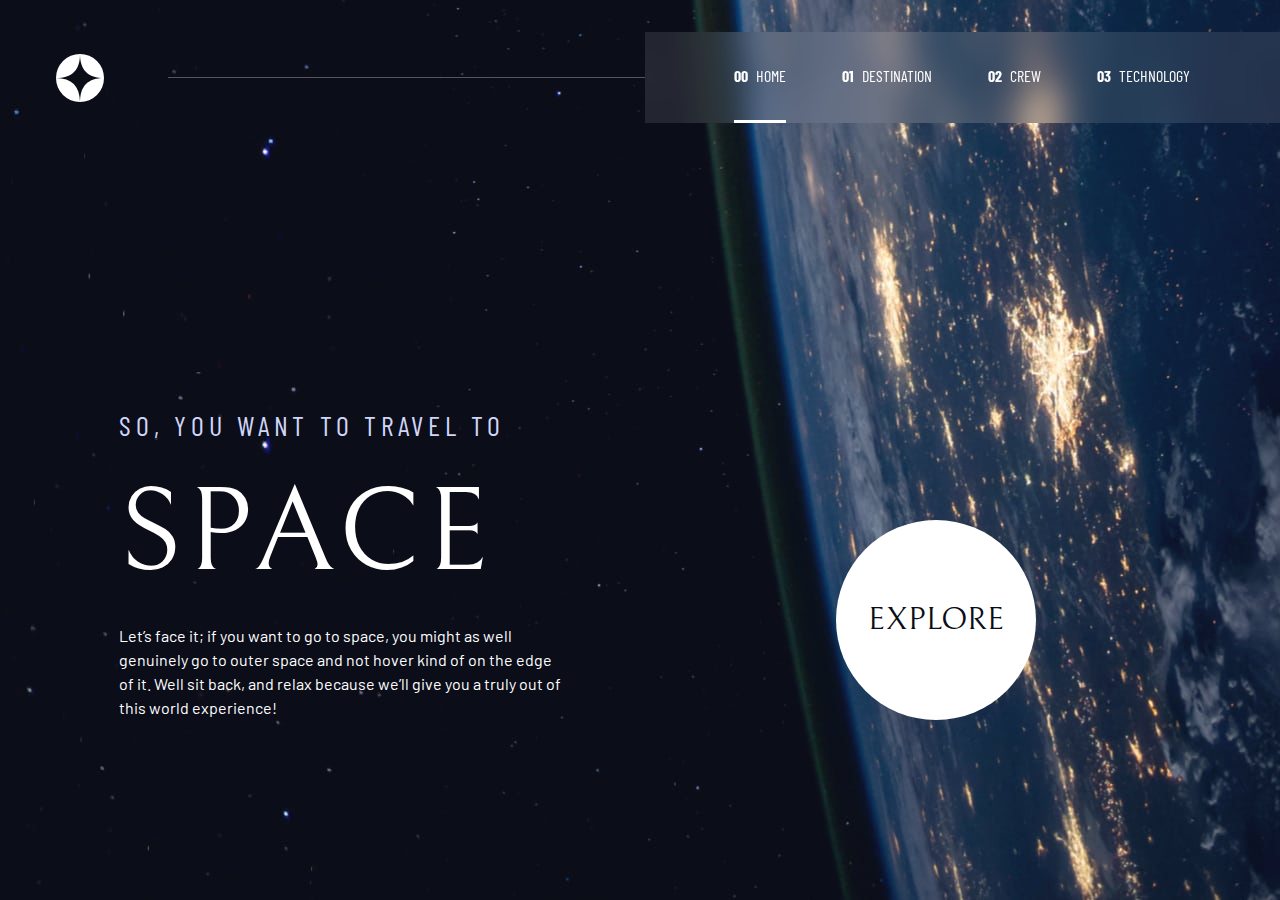
<file: starter-code/index.html>
<!DOCTYPE html>
<html lang="en">
<head>
  <meta charset="UTF-8">
  <meta name="viewport" content="width=device-width, initial-scale=1.0">

  <link rel="icon" type="image/png" sizes="32x32" href="./assets/favicon-32x32.png">
  <!--The Custom CSS-->
  <link rel="stylesheet" href="index.css">

  <!--The JS file-->
  <script src="index.js" defer> </script>
  
  <title>Frontend Mentor | Space tourism website</title>
</head>
<body class="home">

<header class="primary-header flex">

  <div><img src="./assets/shared/logo.svg" alt="logo" class="logo"></div>

  <button class="mobile-nav-button"><span class="sr-only">Menu</span></button>

  <nav>
    <ul data-visible="false" class="primary-navigation underline-indicators flex">
      <li class="active">
        <a href="./index.html"><span aria-hidden="true">00</span>Home</a></li>
      <li>
        <a href="./destination.html"><span aria-hidden="true">01</span>Destination</a></li>
      <li>
        <a href="./crew-commander.html"><span aria-hidden="true">02</span>Crew</a></li>
      <li>
        <a href="./technology-capsule.html"><span aria-hidden="true">03</span>Technology</a></li>
    </ul>
  </nav>
</header>


<main class="grid-container grid-container--home">
  
  <div>
    <h1 class="txt-blue ff-sans-cond fs-500 letter-spacing-1 uppercase">
      So, you want to travel to <span class=" txt-white ff-serif fs-900 uppercase d-block">Space</span>
    </h1>
    <p class="txt-white">
      Let’s face it; if you want to go to space, you might as well genuinely go to
      outer space and not hover kind of on the edge of it. Well sit back, and relax
      because we’ll give you a truly out of this world experience!
    </p>
  </div>
  
  <div>
    <a href="./destination.html" class="large-button uppercase ff-serif txt-dark bg-white">Explore</a>
  </div>
</main>

</body>
</html>
</file>
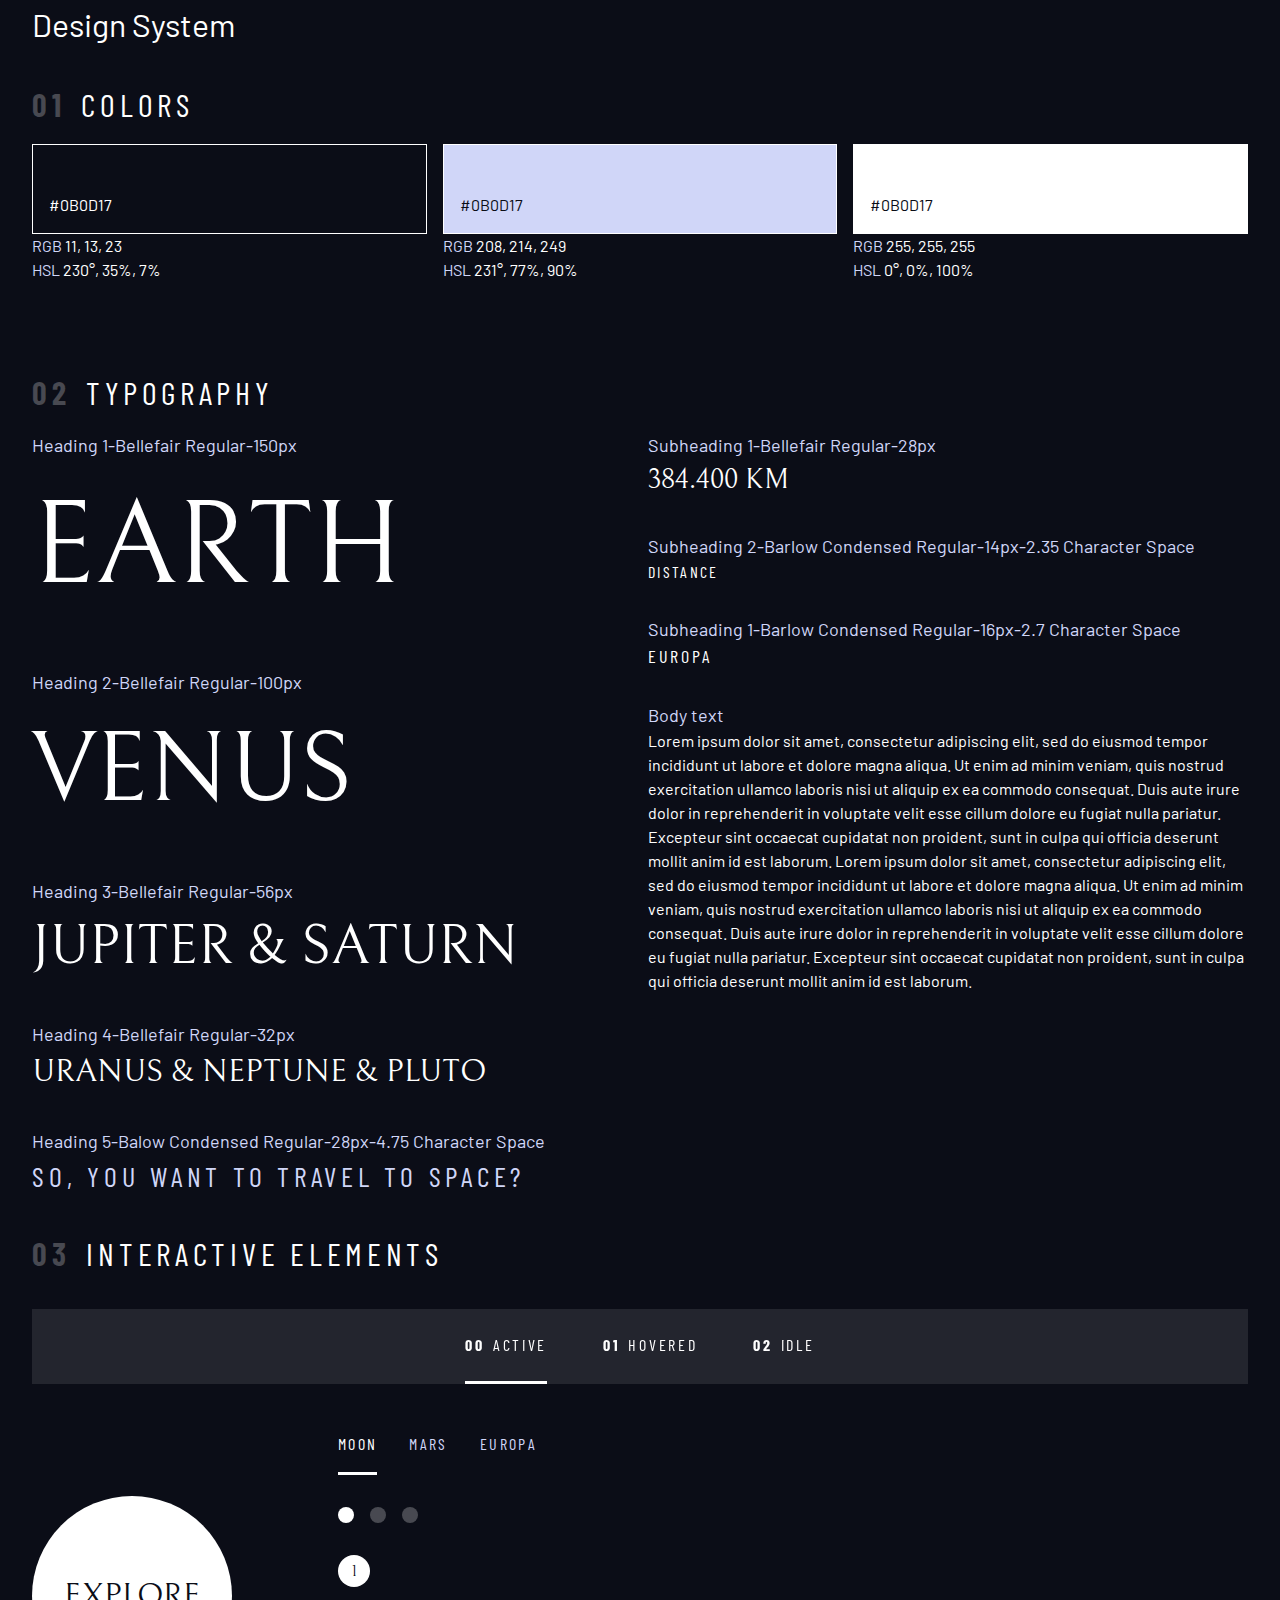
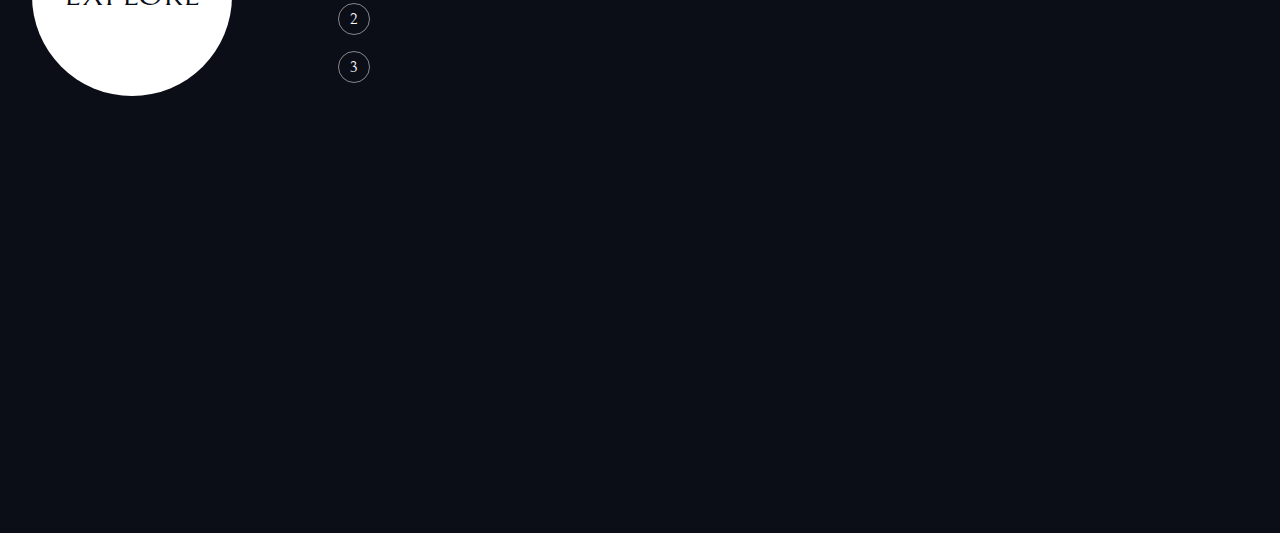
<file: starter-code/design-system.html>
<!DOCTYPE html>
<html lang="en">
  <head>
    <meta charset="UTF-8" />
    <meta http-equiv="X-UA-Compatible" content="IE=edge" />
    <meta name="viewport" content="width=device-width, initial-scale=1.0" />
    <title>Document</title>
    <link rel="stylesheet" href="index.css" />
  </head>
  <body class="bg-dark txt-white">
    <div class="container">
      <h1>Design System</h1>

      <section id="colors" class="grid">
        <h2 class="numbered-title"><span>01</span>Colors</h2>
        <div>
          <div>
            <div
              class="bg-dark txt-white"
              style="padding: 3rem 1rem 1rem; border: 1px solid white"
            >
              #0B0D17
            </div>
            <p><span class="txt-blue">RGB</span> 11, 13, 23</p>
            <p><span class="txt-blue">HSL</span> 230°, 35%, 7%</p>
          </div>
        </div>

        <div>
          <div>
            <div
              class="bg-blue txt-dark"
              style="padding: 3rem 1rem 1rem; border: 1px solid white"
            >
              #0B0D17
            </div>
            <p><span class="txt-blue">RGB</span> 208, 214, 249</p>
            <p><span class="txt-blue">HSL</span> 231°, 77%, 90%</p>
          </div>
        </div>

        <div>
          <div>
            <div
              class="bg-white txt-dark"
              style="padding: 3rem 1rem 1rem; border: 1px solid white"
            >
              #0B0D17
            </div>
            <p><span class="txt-blue">RGB</span> 255, 255, 255</p>
            <p><span class="txt-blue">HSL</span> 0°, 0%, 100%</p>
          </div>
        </div>
      </section>

      <section id="typography" class="grid">
        <h2 class="numbered-title"><span>02</span>Typography</h2>

        <div class="flex">
          <div class="flow" style="flex: 1; --flow-space: 2rem">
            <div>
              <p class="ff-sans-normal fs-400 txt-blue">
                Heading 1-Bellefair Regular-150px
              </p>
              <h1 class="ff-serif fs-900 uppercase">Earth</h1>
            </div>
            <div>
              <p class="ff-sans-normal fs-400 txt-blue">
                Heading 2-Bellefair Regular-100px
              </p>
              <h2 class="ff-serif fs-800 uppercase">Venus</h2>
            </div>
            <div>
              <p class="ff-sans-normal fs-400 txt-blue">
                Heading 3-Bellefair Regular-56px
              </p>
              <h3 class="ff-serif fs-700 uppercase">Jupiter & Saturn</h3>
            </div>
            <div>
              <p class="ff-sans-normal fs-400 txt-blue">
                Heading 4-Bellefair Regular-32px
              </p>
              <h4 class="ff-serif fs-600 uppercase">
                Uranus & Neptune & Pluto
              </h4>
            </div>
            <div>
              <p class="ff-sans-normal fs-400 txt-blue">
                Heading 5-Balow Condensed Regular-28px-4.75 Character Space
              </p>
              <h5
                class="txt-blue ff-sans-cond fs-500 letter-spacing-1 uppercase"
              >
                So, you want to travel to space?
              </h5>
            </div>
          </div>
          <div class="flow" style="flex: 1; --flow-space: 2rem">
            <div>
              <p class="ff-sans-normal fs-400 txt-blue">
                Subheading 1-Bellefair Regular-28px
              </p>
              <p class="ff-serif fs-500">384.400 KM</p>
            </div>
            <div>
              <p class="ff-sans-normal fs-400 txt-blue">
                Subheading 2-Barlow Condensed Regular-14px-2.35 Character Space
              </p>
              <p class="ff-sans-cond fs-300 letter-spacing-3 uppercase">
                Distance
              </p>
            </div>
            <div>
              <p class="ff-sans-normal fs-400 txt-blue">
                Subheading 1-Barlow Condensed Regular-16px-2.7 Character Space
              </p>
              <p class="ff-sans-cond fs-400 letter-spacing-2 uppercase">
                Europa
              </p>
            </div>
            <div>
              <p class="ff-sans-normal fs-400 txt-blue">Body text</p>
              <p>
                Lorem ipsum dolor sit amet, consectetur adipiscing elit, sed do
                eiusmod tempor incididunt ut labore et dolore magna aliqua. Ut
                enim ad minim veniam, quis nostrud exercitation ullamco laboris
                nisi ut aliquip ex ea commodo consequat. Duis aute irure dolor
                in reprehenderit in voluptate velit esse cillum dolore eu fugiat
                nulla pariatur. Excepteur sint occaecat cupidatat non proident,
                sunt in culpa qui officia deserunt mollit anim id est laborum.
                Lorem ipsum dolor sit amet, consectetur adipiscing elit, sed do
                eiusmod tempor incididunt ut labore et dolore magna aliqua. Ut
                enim ad minim veniam, quis nostrud exercitation ullamco laboris
                nisi ut aliquip ex ea commodo consequat. Duis aute irure dolor
                in reprehenderit in voluptate velit esse cillum dolore eu fugiat
                nulla pariatur. Excepteur sint occaecat cupidatat non proident,
                sunt in culpa qui officia deserunt mollit anim id est laborum.
              </p>
            </div>
          </div>
        </div>
      </section>

      <section class="flow" id="interactive-elements">
        <h2 class="numbered-title"><span>03</span>Interactive Elements</h2>
        <!-- navigation -->
        <div>
          <nav>
            <ul class=" primary-navigation underline-indicators flex" style="--underline-padding:1.5em; justify-content: center;">
              <li class="active"><a class="uppercase txt-white letter-spacing-2"href="#"><span>00</span>Active</a></li>
              <li><a class="uppercase txt-white letter-spacing-2"href="#"><span>01</span>Hovered</a></li>
              <li><a class="uppercase txt-white letter-spacing-2"href="#"><span>02</span>Idle</a></li>
            </ul>
          </nav>
        </div>

        <div class="flex">
          <div style="margin-top: 5rem">
            <!-- explore button -->
            <a
              href="#interactive-elements"
              class="large-button uppercase ff-serif fs-600 txt-dark bg-white"
              >Explore</a
            >
          </div>

          <div style="margin-inline:10vh; margin-bottom: 50vh">

            <!-- Tabs -->
            <div class=" tab-list underline-indicators flex">
              <button aria-selected="true" class="uppercase letter-spacing-3 ff-sans-cond txt-blue">Moon</button>
              <button aria-selected="false" class="uppercase letter-spacing-3 ff-sans-cond txt-blue">Mars</button>
              <button aria-selected="false" class="uppercase letter-spacing-3 ff-sans-cond txt-blue">Europa</button>
            </div>

            <!-- Dots -->
            <div class="dot-indicators flex" style="margin-top:2rem;">
              <button aria-selected="true" class=""><span class="sr-only">Section title</span></button>
              <button aria-selected="false" class=""><span class="sr-only">Section title</span></button>
              <button aria-selected="false" class=""><span class="sr-only">Section title</span></button>
            </div>

            <!-- Numbers -->
            <div class="number-indicators flex" style="margin-top:2rem; flex-direction: column;">
              <button aria-selected="true" class="ff-serif txt-white">1</button>
              <button aria-selected="false" class="ff-serif txt-white">2</button>
              <button aria-selected="false" class="ff-serif txt-white">3</button>
            </div>

          </div>
        </div>
      </section>
    </div>
  </body>
</html>
</file>
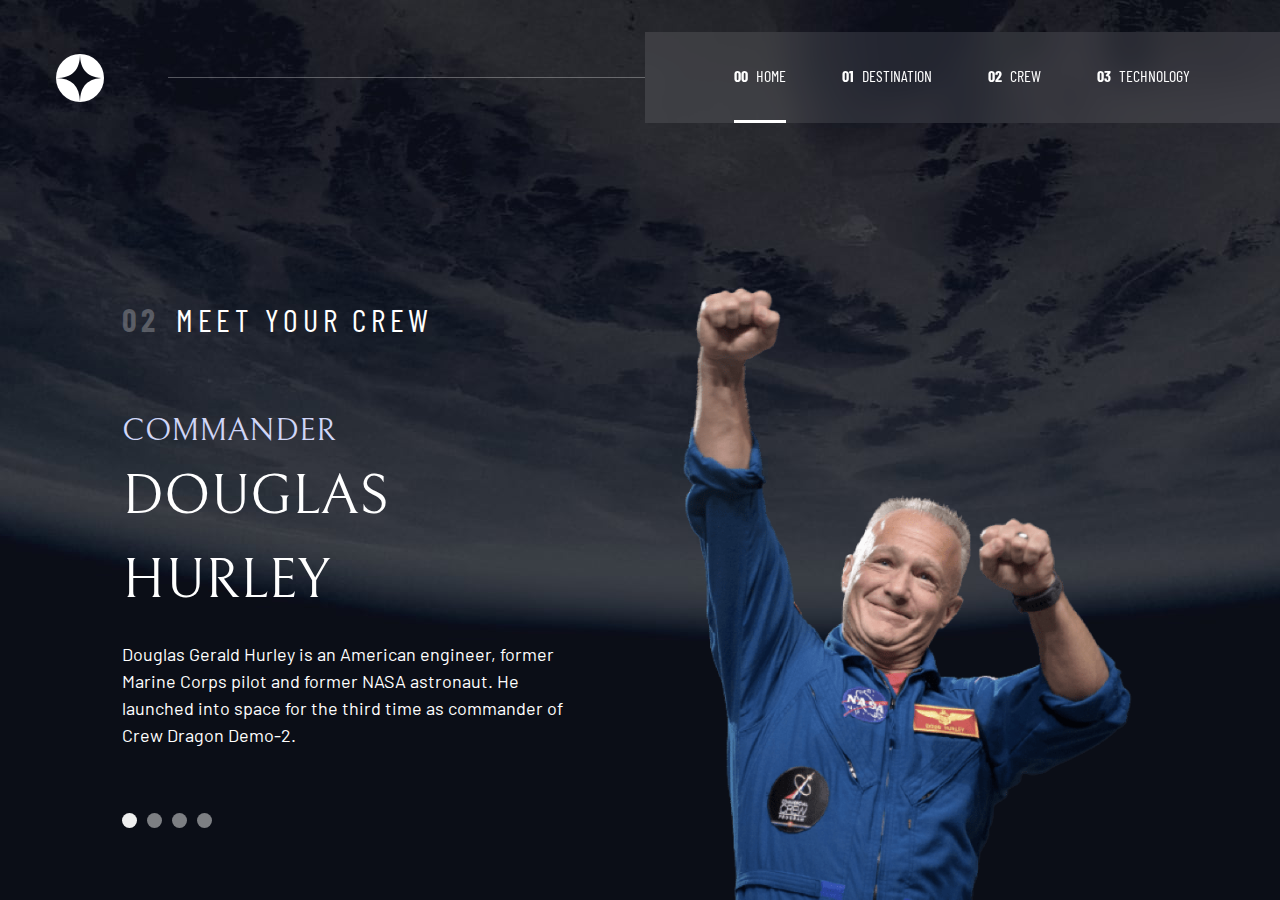
<file: starter-code/crew/crew.html>
<!DOCTYPE html>
<html lang="en">
<head>
  <meta charset="UTF-8">
  <meta name="viewport" content="width=device-width, initial-scale=1.0">

  <link rel="icon" type="image/png" sizes="32x32" href="../assets/favicon-32x32.png">

  <link rel="stylesheet" href="../index.css">
  <link rel="stylesheet" href="crew.css">
  <script src="../index.js" defer></script>
  <script src="./crew.js" defer></script>

  <title>Frontend Mentor | Space tourism website</title>
</head>
<body class="home--crew">
  <header class="primary-header flex">

    <div><img src="../assets/shared/logo.svg" alt="logo" class="logo"></div>
  
    <button class="mobile-nav-button"><span class="sr-only">Menu</span></button>
  
    <nav>
      <ul data-visible="false" class="primary-navigation underline-indicators flex">
        <li class="active">
          <a href="../index.html"><span aria-hidden="true">00</span>Home</a></li>
        <li>
          <a href="../destination/destination.html"><span aria-hidden="true">01</span>Destination</a></li>
        <li>
          <a href="#"><span aria-hidden="true">02</span>Crew</a></li>
        <li>
          <a href="../technology/technology.html"><span aria-hidden="true">03</span>Technology</a>
        </li>
      </ul>
    </nav>
  </header>
  <main class="main">
    <div class="grid-container">
      <h1 class="numbered-title"><span aria-hidden="true">02</span>MEET YOUR CREW</h1>
      <article id="crew-article">
        <div class="crew-info">
          <span class="fs-600 ff-serif uppercase txt-blue crew--post">Commander</span>
          <h2 class="fs-700 ff-serif uppercase txt-white crew--name">
            Douglas Hurley
          </h2>
        </div>
        <p class="txt-white fs-400 crew--description">
          Douglas Gerald Hurley is an American engineer, former Marine Corps pilot 
          and former NASA astronaut. He launched into space for the third time as 
          commander of Crew Dragon Demo-2.
        </p>
      </article>
      <nav class="nav-dot--container">
        <button class="nav-dot active"><span class="sr-only">Commander</span></button>
        <button class="nav-dot"><span class="sr-only">Engineer</span></button>
        <button class="nav-dot"><span class="sr-only">Pilot</span></button>
        <button class="nav-dot"><span class="sr-only">Specialist</span></button>
      </nav>
      <div class="crew--image-container">
        <img class="crew--image" src="../assets/crew/image-douglas-hurley.png" alt="">
        <hr>
      </div>
    </div>
  </main> 
</body>
</html>
</file>
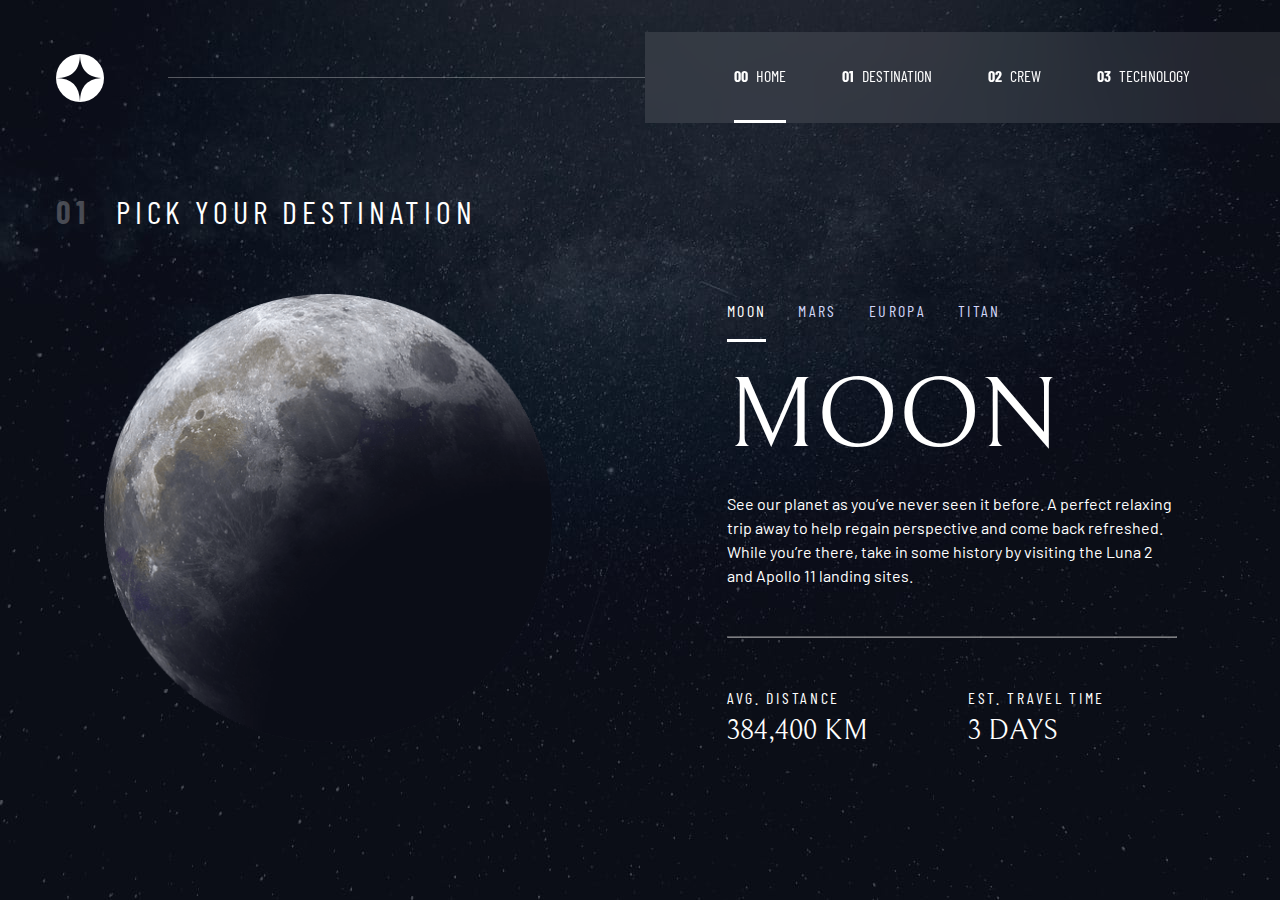
<file: starter-code/destination/destination.html>
<!DOCTYPE html>
<html lang="en">
<head>
  <meta charset="UTF-8">
  <meta name="viewport" content="width=device-width, initial-scale=1.0">

  <link rel="icon" type="image/png" sizes="32x32" href="../assets/favicon-32x32.png">

  <!--Link CSS file-->
  <link rel="stylesheet" href="../index.css">
  <link rel="stylesheet" href="destination.css">

  <!--Link JS file-->
  <script src="../index.js" defer></script>
  
  <title>Frontend Mentor | Space tourism website</title>
</head>
<body class="home--destination">


<!--Header and navigation-->
<header class="primary-header flex">

  <div><img src="../assets/shared/logo.svg" alt="logo" class="logo"></div>

  <button class="mobile-nav-button"><span class="sr-only">Menu</span></button>

  <nav>
    <ul data-visible="false" class="primary-navigation underline-indicators flex">
      <li class="active">
        <a href="../index.html"><span aria-hidden="true">00</span>Home</a></li>
      <li>
        <a href="#"><span aria-hidden="true">01</span>Destination</a></li>
      <li>
        <a href="../crew/crew.html"><span aria-hidden="true">02</span>Crew</a></li>
      <li>
        <a href="../technology/technology.html"><span aria-hidden="true">03</span>Technology</a>
      </li>
    </ul>
  </nav>
</header>


<!--Main content-->

  <main class="flex">
    <h1 class="numbered-title"><span aria-hidden="true">01</span> Pick your destination</h1>

    <div class="grid-container">
      <div class="image-div">
        <img class="image-destination" src="../assets/destination/image-moon.png" alt="moon image">
      </div>
      
      <article>
        <div class="tab-list underline-indicators flex">
          <button class="active moon-button uppercase txt-blue letter-spacing-3 ff-sans-cond">Moon</button>
          <button class="mars-button uppercase txt-blue letter-spacing-3 ff-sans-cond">Mars</button>
          <button class="europa-button uppercase txt-blue letter-spacing-3 ff-sans-cond">Europa</button>
          <button class="titan-button uppercase txt-blue letter-spacing-3 ff-sans-cond">Titan</button>
        </div>

        <h2 class="txt-white ff-serif fs-800 uppercase">Moon</h2>
        <p class="destination-description txt-white">
          See our planet as you’ve never seen it before. A perfect relaxing trip away to help
          regain perspective and come back refreshed. While you’re there, take in some history
          by visiting the Luna 2 and Apollo 11 landing sites.
        </p>

        <hr class="txt-white" style="opacity: 0.5;">

        <div class="travel-details flex txt-white">
          <div>
            <h3 class="ff-sans-cond fs-300 letter-spacing-2 uppercase">Avg. distance</h3>
            <p class="distance-details ff-serif fs-500 uppercase">384,400 km</p>
          </div>
          <div>
            <h3 class="ff-sans-cond fs-300 letter-spacing-2 uppercase">Est. travel time</h3>
            <p class="travel-time-details ff-serif fs-500 uppercase">3 days</p>
          </div>
        </div>
      <article>
    </div>
  </main>

</body>
</html>

<!--
A ideia aqui é ter apenas uma página para todos os destinos.
A página vai começar com a lua selecionada, e depois, o usuário poderá escolher entre uma das 4 outras opções
que irão ativar um JS e mudar o conteúdo da página.

Eu quero fazer uma automação de forma parecida com o professor. Ele usa uma mistura de JS com CSS,
fazendo com que o JS mude apenas o valor de um atributo no HTML e o CSS mude o conteúdo dependendo do valor do
atributo
-->
</file>
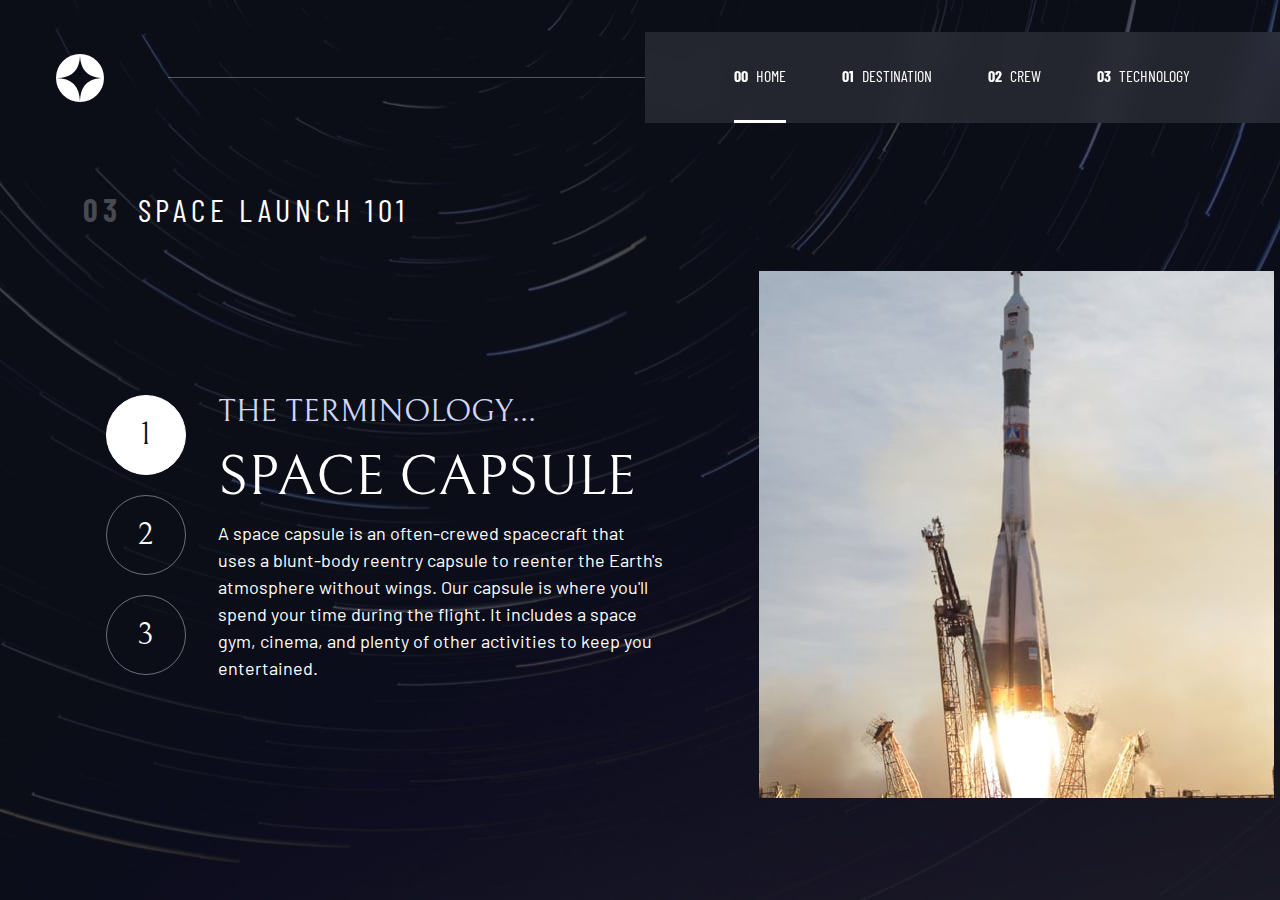
<file: starter-code/technology/technology.html>
<!DOCTYPE html>
<html lang="en">
<head>
  <meta charset="UTF-8">
  <meta name="viewport" content="width=device-width, initial-scale=1.0">

  <link rel="icon" type="image/png" sizes="32x32" href="../assets/favicon-32x32.png">
  <link rel="stylesheet" href="../index.css">
  <link rel="stylesheet" href="technology.css">
  <script src="../index.js" defer></script>
  <script src="./technology.js" defer></script>

  <title>Frontend Mentor | Space tourism website</title>
</head>
<body class="home--technology">
  <header class="primary-header flex">

    <div><img src="../assets/shared/logo.svg" alt="logo" class="logo"></div>
  
    <button class="mobile-nav-button"><span class="sr-only">Menu</span></button>
  
    <nav>
      <ul data-visible="false" class="primary-navigation underline-indicators flex">
        <li class="active">
          <a href="../index.html"><span aria-hidden="true">00</span>Home</a></li>
        <li>
          <a href="../destination/destination.html"><span aria-hidden="true">01</span>Destination</a></li>
        <li>
          <a href="../crew/crew.html"><span aria-hidden="true">02</span>Crew</a></li>
        <li>
          <a href="#"><span aria-hidden="true">03</span>Technology</a>
        </li>
      </ul>
    </nav>
  </header>
  <main>
    <div class="grid-container">
      <h1 class="numbered-title"><span aria-hidden="true">03</span class='uppercase'>Space launch 101</h1>
      <picture class="technology--image-container">
        <source class="tech--source" srcset="../assets/technology/image-launch-vehicle-portrait.jpg" media="(min-width: 45rem)" >
        <img class="tech--image" src="../assets/technology/image-launch-vehicle-landscape.jpg" alt="Capa do Instalura">
    </picture>
      <div class="numbered-nav">
        <button class="ff-serif fs-600 txt-white numbered-nav--button active">1</button>
        <button class="ff-serif fs-600 txt-white numbered-nav--button">2</button>
        <button class="ff-serif fs-600 txt-white numbered-nav--button">3</button>
      </div>
      <article>
        <div class="technology-info">
          <p class="fs-600 ff-serif uppercase txt-blue">The terminology...</p>
          <h2 class="fs-700 ff-serif uppercase txt-white tech--name">
            Space capsule
          </h2>
        </div>
        <p class="txt-white fs-400 tech--description">
          A space capsule is an often-crewed spacecraft that uses a blunt-body reentry 
          capsule to reenter the Earth's atmosphere without wings. Our capsule is where 
          you'll spend your time during the flight. It includes a space gym, cinema, 
          and plenty of other activities to keep you entertained.
        </p>
      </article>
    </div>
  </main>
</body>
</html>
</file>
<file: starter-code/index.css>
/*-----------------*/
/*Font Import      */
/*-----------------*/
@import url('https://fonts.googleapis.com/css2?family=Barlow&family=Barlow+Condensed&family=Bellefair&display=swap');

/*-----------------*/
/*Custom Properties*/
/*-----------------*/
:root{
    /*Colors*/
    --clr-dark: 11, 13, 23;
    --clr-white: 255, 255, 255;
    --clr-lightblue: 208, 214, 248;

    /*Font-size*/
    --fs-900: clamp(5rem, 8vw + 1rem, 9.375rem);
    --fs-800: 3.5rem;
    --fs-700: 1.5rem;
    --fs-600: 1rem;
    --fs-500: 1.75rem;
    --fs-400: 0.9375rem;
    --fs-300: 1rem;
    --fs-200: 0.875rem;

    /*Font-family*/
    --ff-serif: "Bellefair", serif;
    --ff-sans-cond: "Barlow Condensed", sans-serif;
    --ff-sans-normal: "Barlow", sans-serif;
}

    @media (min-width: 35rem){
        :root{
            --fs-800: 5rem;
            --fs-700: 2.5rem;
            --fs-600: 1.5rem;
            --fs-400: 1rem;
        }

    }
    
    @media (min-width: 45rem){
        :root{
            --fs-800: 6.25rem;
            --fs-700: 3.5rem;
            --fs-600: 2rem;
            --fs-400: 1.125rem;
        }



    }

/*-----------------*/
/*Reset            */
/*-----------------*/

/*box-sizing*/
*,
*::before,
*::after {
    box-sizing: border-box;
}

/*margin*/
body,
h1,
h2,
h3,
h4,
h5,
p,
picture{
    margin: 0;
}

/*font-weight*/
h1,
h2,
h3,
h4,
h5,
p{
    font-weight: 400;
}

/*body*/
body{
    line-height: 1.5;
    min-height: 100vh;
    font-family: var(--ff-sans-normal);
    font-size: var(--fs-300);
    color: rgb(var(--clr-dark));

    display: grid;
    grid-template-rows: min-content 1fr;
}

/*make images easy to work with*/
img{
    max-width: 100%;
    display: block;
}

/*make form elements easy to work with*/
input,
button,
textarea,
select{
    font: inherit;
}

/*Add a default margin to section*/
section {margin-top: 2rem;}


/*-----------------*/
/*Utility classes  */
/*-----------------*/

/*This classes are very useful to not repeat the same property everytime*/

/*Layout*/
.flex{
    display: flex;
    gap: var(--gap,1rem);
}

.grid{
    display: grid;
    gap: var(--gap,1rem);
}

.d-block{
    display: block;
}

.container{
    padding-inline: 2em;
    margin-inline: auto;
    max-width: 80rem;
}

.grid-container{
    display: grid;
    text-align: center;
    padding-inline: 1rem;
    place-items: center;
}

.grid-container *{
    max-width: 50ch;
}

@media (min-width: 45em){
    .grid-container {
        text-align: left;
        column-gap: 2rem;
        grid-template-columns: minmax(1rem, 1fr) repeat(2, minmax(0, 40rem)) minmax(1rem, 1fr);
    }

    .grid-container>*:first-child{
        grid-column: 2;
    }

    .grid-container>*:last-child{
        grid-column: 3;
    }

    .grid-container--home{
        padding-bottom: max(6rem, 20vh);
        align-items: end;
    }
}

.flow > *:where(:not(:first-child)){
    margin-top: var(--flow-space, 1rem);
}

.sr-only {
    position: absolute; 
    width: 1px;
    height: 1px;
    padding: 0;
    margin: -1px; 
    overflow: hidden;
    clip: rect(0, 0, 0, 0);
    white-space: nowrap; /* added line */
    border: 0;
  }

/*Colors*/
.txt-dark {color: rgb(var(--clr-dark));}
.txt-blue {color: rgb(var(--clr-lightblue));}
.txt-white{ color: rgb(var(--clr-white));}

.bg-dark {background-color: rgb(var(--clr-dark));}
.bg-blue {background-color: rgb(var(--clr-lightblue));}
.bg-white {background-color: rgb(var(--clr-white));}

/*Typography*/

.ff-serif {font-family: var(--ff-serif);}
.ff-sans-cond {font-family: var(--ff-sans-cond);}
.ff-sans-normal {font-family: var(--ff-sans-normal);}

.letter-spacing-1 {letter-spacing: 4.75px;}
.letter-spacing-2 {letter-spacing: 2.7px;}
.letter-spacing-3 {letter-spacing: 2.35px;}

.uppercase {text-transform: uppercase;}

.fs-900 {font-size: var(--fs-900);}
.fs-800 {font-size: var(--fs-800);}
.fs-700 {font-size: var(--fs-700);}
.fs-600 {font-size: var(--fs-600);}
.fs-500 {font-size: var(--fs-500);}
.fs-400 {font-size: var(--fs-400);}
.fs-300 {font-size: var(--fs-300);}
.fs-200 {font-size: var(--fs-200);}

/*Code*/

#colors {grid-template:1fr 4fr/1fr 1fr 1fr;}
#colors h2 {grid-area: 1/1/2/4;}

.numbered-title {
    font-family: var(--ff-sans-cond);
    font-size: var(--fs-600);
    text-transform: uppercase;
    color: rgb(var(--clr-white));
    letter-spacing: 4.72px;
}

.numbered-title span{
    font-weight: bold;
    color: rgb(var(--clr-white),0.25);
    margin-right: 0.5em;
}

/*-----------------*/
/*Components       */
/*-----------------*/

.large-button{
    border: none;
    border-radius: 50%;
    font-size: 2rem;
    position: relative;
    z-index: 1;
    place-items: center; /*This is a shortcut to justify-content and align-items. Very useful.*/
    display: inline-flex;
    text-decoration: none;
    padding: 0 2rem;
    aspect-ratio: 1/1; /*This is weasome. Allows you to make the div proportional automaticaly*/
}

.large-button::after{
    content: '';
    position: absolute;
    left: 0;
    z-index: -1;
    width: 100%;
    height: 100%;
    background-color: rgb(var(--clr-white),0.15);
    border-radius: 50%;
    opacity: 0;
    transition: opacity 500ms linear,transform 750ms ease-in-out;
}

.large-button:hover::after,
.large-button:focus::after{
    transform:scale(1.5);
    opacity: 1;
}

/*Primary Menu*/

.logo{ margin: 1.5rem clamp(1.5rem, 5vw, 3.5rem);}

.primary-header {
    justify-content: space-between;
    align-items: center;
}

.primary-navigation{
    --gap: clamp(1.5rem, 5vw, 3.5rem);
    --underline-padding: 2em;
    list-style: none;
    padding: 0;
    padding-inline: clamp(3.5rem, 7vw, 7rem);
    margin: 0;
    background-color: rgb(var(--clr-dark),0.95);
}

.primary-navigation a{
    text-decoration: none;
    color: inherit;
}

.primary-navigation span{
    margin-right: .5rem;
    font-weight: 700;
}

@supports(backdrop-filter: blur(1rem)){
    .primary-navigation{
        background-color: rgb(var(--clr-white),0.1);
        backdrop-filter: blur(1rem);
    }
}

.mobile-nav-button {
    display: none;
}

@media (min-width: 35em) and (max-width: 44.999em){
    .primary-navigation span{
        display: none;
    }
}

@media (min-width: 45em){
    .primary-navigation{
        margin-block: 2rem;
    }

    .primary-header::after{
        content: '';
        display: block;
        position: relative;
        margin-inline: 2.5rem -2.5rem;
        height: 1px;
        width: 100%;
        background-color:rgb(var(--clr-white), .3);
        order: 1;
    }

    nav{order: 2;}

}

@media(max-width: 35em){

    .primary-navigation{
        --gap: 0;
        --underline-padding: .7em;
        list-style: none;
        margin: 0;
        flex-direction: column;
        position: fixed;
        z-index: 1000;
        inset: 0 0 0 30%;
        padding: min(20rem, 15vh) 2rem;
        transform: translateX(100%);
        transition: transform 450ms ease-in-out;
    }

    .primary-navigation[data-visible="true"] {transform: translateX(0);}

    .primary-navigation.underline-indicators>.active {border-color: transparent;}

    .mobile-nav-button {
        display: block;
        position: absolute;
        right: 1rem;
        top: 2rem;
        z-index: 1500;
        width: 1.5rem;
        aspect-ratio: 1;
        border: none;
        background-color: transparent;
        background-image: url(./assets/shared/icon-hamburger.svg);
        background-repeat: no-repeat;
    }

}


.primary-navigation>*{
    font-family: var(--ff-sans-cond);
    color: rgb(var(--clr-white));
    text-transform: uppercase;
}

.underline-indicators>*{
    padding: var(--underline-padding,1em) 0;
    border: 0;
    border-bottom: .2em solid rgb(var(--clr-white),0);
}

.underline-indicators>*:hover{
    cursor: pointer;
    border-color: rgb(var(--clr-white),.5);
}

.underline-indicators > .active,
.tab-list>[aria-selected="true"]{
    border-color: rgb(var(--clr-white),1);
    color: rgb(var(--clr-white));
}

/*Tab list*/

.tab-list{--gap: 2rem;}

.tab-list>*{background-color: transparent;}

.dot-indicators > *{
    border: none;
    border-radius: 50%;
    height: 1rem;
    aspect-ratio: 1/1;
    background-color: rgb(var(--clr-white),.25);
}

/*Tab indicators*/

.dot-indicators > *:hover {background-color: rgb(var(--clr-white),.6);}

.dot-indicators > [aria-selected="true"] { background-color: rgb(var(--clr-white),1);}

/*Number indicators*/

.number-indicators>*{
    border: 1px solid rgb(var(--clr-white), .5);
    border-radius: 50%;
    width: 2rem;
    aspect-ratio: 1/1;
    background-color: transparent;
}

.number-indicators>[aria-selected="true"]{
    color: rgb(var(--clr-dark));
    background-color: rgb(var(--clr-white));
}

.number-indicators>*:hover {border-color: rgb(var(--clr-white), 1);}

/*-------------------------*/
/*Page specific background */
/*-------------------------*/

body{
    background-size: cover;
    background-position: bottom center;
}

.home{
    background-image: url(./assets/home/background-home-mobile.jpg);
}

@media (min-width: 35em){
    .home{
        background-position: center center;
        background-image: url(./assets/home/background-home-tablet.jpg);
    }
}

@media (min-width: 45em){
    .home{
        background-image: url(./assets/home/background-home-desktop.jpg);
    }
}
</file>
<file: starter-code/crew/crew.css>
.home--crew {
    background-image: url(../assets/crew/background-crew-mobile.jpg);
    display: flex;
    flex-direction: column;
    justify-content: space-between;
    padding-bottom: 6rem;
}

.crew--image-container {
    display: flex;
    flex-direction: column;
    align-items: center;
    justify-content: space-around;
}

.numbered-title {
    width: max-content;
    margin-inline: auto;
    margin-bottom: 30px;
}

hr {
    width: 100%;
    height: 1px;
    background-color: rgba(255, 255, 255, .4);
    border: none;
    margin: 0;
}

.crew--image {
    width: 75%;
}

.grid-container {
    display: flex;
    flex-direction: column;
    row-gap: 3rem;
}

article > h2 > span {
    display: block;
}

.nav-dot--container {
    display: flex;
    gap: 10px;
}

.nav-dot {
    height: 15px;
    width: 15px;
    aspect-ratio: 1 / 1;
    border-radius: 50%;
    border: none;
    max-width: none;
    opacity: .5;
}

.active, .nav-dot:hover {
    opacity: 1;
}

article > p {
    margin-top: 18px;
}

.grid-container {
    display: grid;
    grid-template-rows: auto;
    grid-template-columns: 1fr;
}

.numbered-title {
    grid-row-start: 1;
    grid-row-end: 2;
}

.crew--image-container {
    grid-row-start: 2;
    grid-row-end: 3;
}

.nav-dot--container {
    grid-row-start: 3;
    grid-row-end: 4;
}

article {
    grid-row-start: 4;
    grid-row-end: 5;
}

.nav-dot:hover {
    cursor: pointer;
}

@media (min-width: 35em){

    .home--crew {
        background-image: url(../assets/crew/background-crew-tablet.jpg);
    }

    .numbered-title {
        margin-top: 30px;
        margin-left: clamp(1.5rem, 5vw, 3.5rem);
    }

    .grid-container {
        display: flex;
        flex-direction: column;
        padding: 0px;
    }

    .home--crew {
        padding-bottom: 0px;
    }

    hr {
        display: none;
    }
}

@media (min-width: 45em){
    .numbered-title {
        grid-row-start: 1;
        grid-row-end: 2;
        grid-column-start: 2;
        grid-column-end: 3;
        margin: 0px;
        margin-right: auto;
    }

    .home--crew {
        background-image: url(../assets/crew/background-crew-desktop.jpg);
    }

    .crew--image {
        width: 100%;
    }

    #crew-article {
        margin-right: auto;
        grid-row-start: 2;
        grid-row-end: 3; grid-column-start: 2;
        grid-column-end: 3;
    }

    .grid-container {
        display: grid;
        column-gap: 2rem;
        grid-template-columns: minmax(1rem, 7vw) repeat(2, minmax(0, 40rem)) minmax(1rem, 7vw);
        grid-template-rows: auto auto auto;
    }

    .nav-dot--container {
        margin-right: auto;
        margin-bottom: 4rem;
        grid-row-start: 3;
        grid-row-end: 4;
        grid-column-start: 2;
        grid-column-end: 3;
    }

    .crew--image-container {
        grid-row-start: 4;
        grid-row-end: 1;
        grid-column-start: 3; 
        grid-column-end: 4;
        align-self: flex-end;
    }
}
</file>
<file: starter-code/destination/destination.css>
body {
    background-position: bottom center;
    background-size: cover;
}

.home--destination{
    background-image: url(../assets/destination/background-destination-mobile.jpg);
}

main {
    flex-direction: column;
    --gap: 3rem; 
    align-items: center;
    padding-bottom: 6rem;
}

.image-destination{
    height: 14rem;
    aspect-ratio: 1;
}

.tab-list{
    justify-content: center;
}

.grid-container{
    row-gap: 3rem;
}

.travel-details{
    flex-direction: column;
    --gap: 2rem;
}

.travel-details>*{
    margin-inline: auto;
    flex: 1;
}

hr{
    margin-block: 3rem;
}

span {
    margin: 0;
}

@media (min-width: 35em){

    .home--destination{
    background-image: url(../assets/destination/background-destination-tablet.jpg);
    }
    main{
        margin-block: 2rem;
    }

    .numbered-title{
        align-self: start;
        margin-left: clamp(1.5rem, 5vw, 3.5rem);
    }

    .image-destination{
        height: 18rem;
        aspect-ratio: 1;
    }

    .grid-container{padding: 0}

    .travel-details{
        flex-direction: row;
        --gap: 2rem;
    }

}

@media (min-width: 45em){
    .home--destination{
    background-image: url(../assets/destination/background-destination-desktop.jpg);
    }

    main {
        padding-bottom: 3rem;
        align-items: center;
    }

    .grid-container>*{
        padding-inline: 0rem;
    }

    .image-destination{
        height: clamp(18rem, 50vw ,28rem);
        aspect-ratio: 1;
    }

    .image-div{
        margin-right: 1rem;
    }

    article{
        margin-left: 1rem;
    }

    .tab-list{
        justify-content: left;
    }

    .travel-details>*{
        margin: 0;
        text-align: left;
    }
}

/*Destination image*/
</file>
<file: starter-code/technology/technology.css>
.home--technology {
    background-image: url(../assets/technology/background-technology-mobile.jpg);
}

.numbered-nav {
    display: flex;
    gap: 20px;
}

.numbered-nav--button {
    display: flex;
    align-items: center;
    justify-content: center;
    width: clamp(40px, 8vw, 80px);
    aspect-ratio: 1/1;
    background-color: transparent;
    border: 1px solid rgba(255, 255, 255, .4);;
    border-radius: 50%;
}

.grid-container {
    padding-inline: 0px;
    grid-template-rows: auto;
    grid-template-columns: 1rem auto 1rem;
    row-gap: 30px;
    margin: 30px 0px 6rem;
}

.grid-container * {
    max-width: 100%;
}

.numbered-title {
    grid-column: 2 /3;
}

.technology--image-container {
    grid-column: 1 / 4;
}

.numbered-nav {
    grid-column: 2 /3;
}

article {
    grid-column: 2 /3;
}

main .active {
    background-color: white;
    border-color: white;
    color: rgb(11, 13, 23);
}

.numbered-nav--button:hover {
    cursor: pointer;
}


@media (min-width: 35rem) {
    .home--technology {
        background-image: url(../assets/technology/background-technology-tablet.jpg);
    }

    .numbered-title {
        grid-column: 1 / 3;
        margin-right: auto;
        margin-left: clamp(1.5rem, 5vw, 3.5rem);
    }
}

@media (min-width: 45rem) {
    .home--technology {
        background-image: url(../assets/technology/background-technology-desktop.jpg);
    }

    body {
        overflow-x: hidden;
    }

    .grid-container>*:first-child {
        grid-row: 1 / 2;
        grid-column: 2 / 5;
        margin-left: 0px;
        margin-right: auto;
    }

    .grid-container {
        grid-template-rows: auto auto;
        grid-template-columns: 4vw 8vw 35vw 45vw;
        row-gap: 3vw;
        margin: 30px 0px 6rem;
        align-items: center;
        justify-items: end;
    }
    
    .technology--image-container {
        grid-row: 2 / 3;
        grid-column: 4 / 5;
    }

    .technology--image-container > img {
        object-fit: cover;
        width: 100%;
        margin-left: auto;
      }
    
    .numbered-nav {
        grid-row: 2 / 3;
        grid-column: 2 / 3;
    }
    
    article {
        grid-row: 2 / 3;
        grid-column: 3 / 4;
    }

    .numbered-nav {
        display: flex;
        flex-direction: column;
    }
}
</file>
